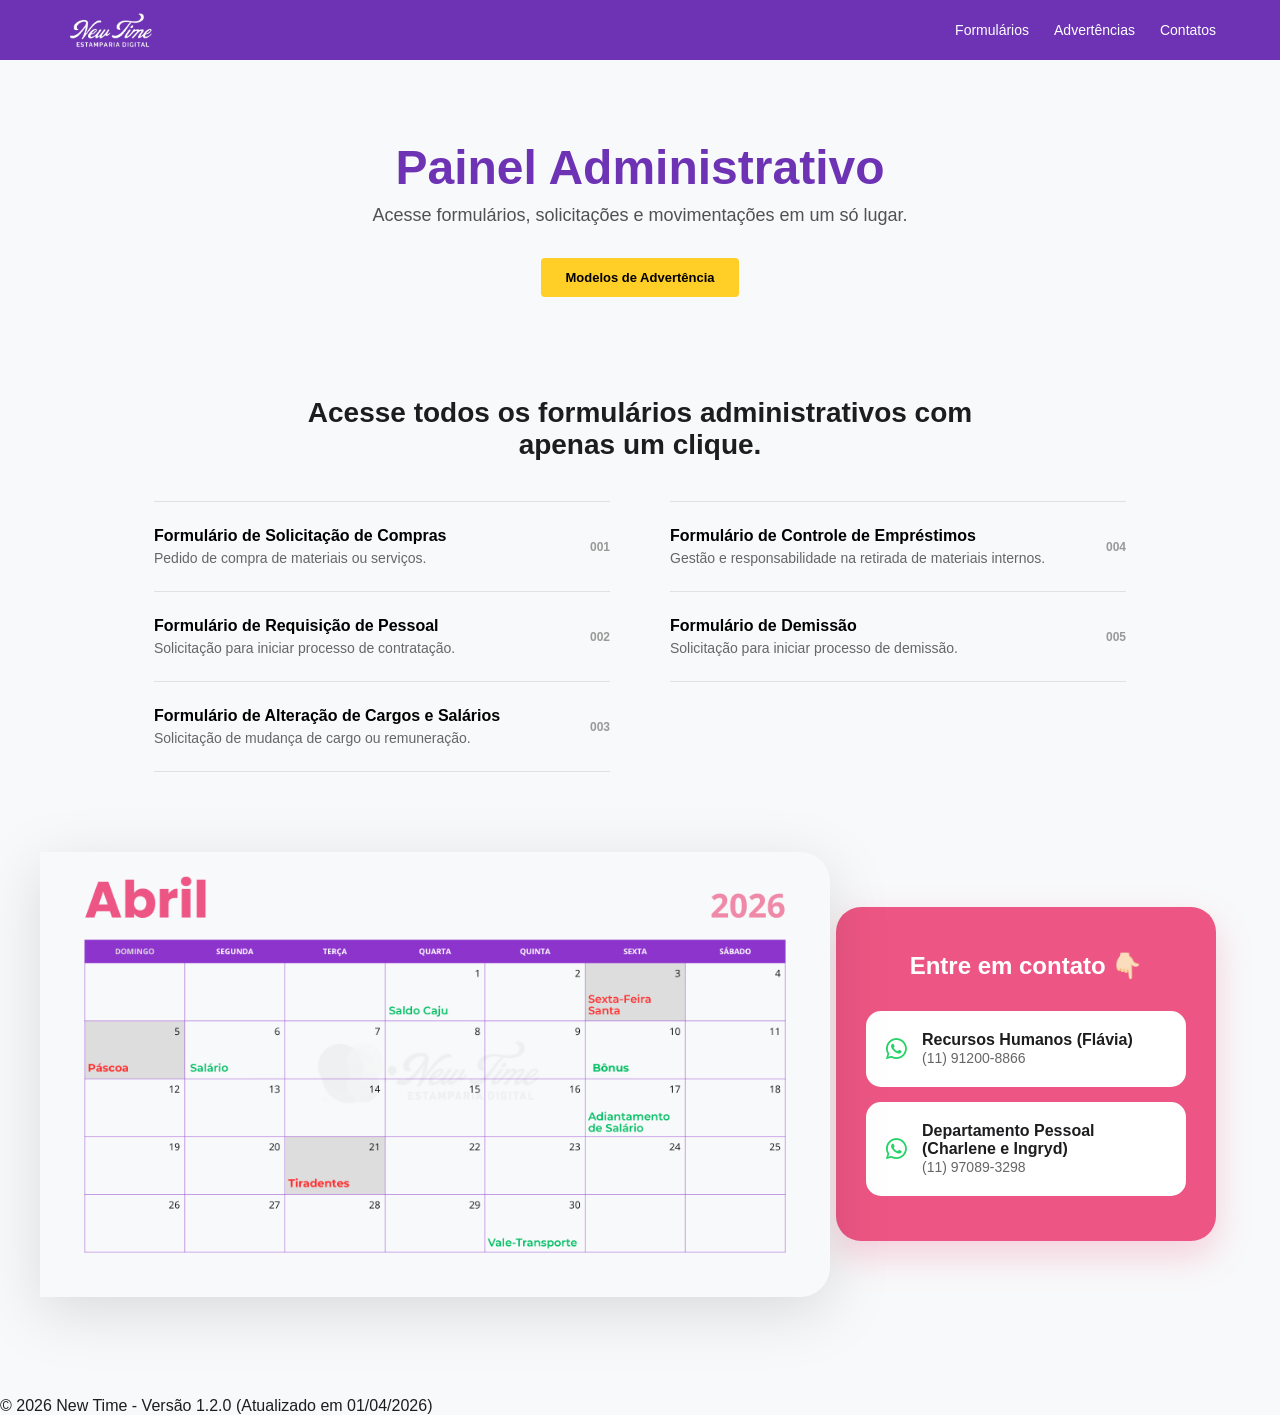
<file: index.html>
<!DOCTYPE html>
<html lang="pt-br">
<head>
    <meta charset="UTF-8">
    <meta name="viewport" content="width=device-width, initial-scale=1.0">
    <title>Painel Administrativo - New Time</title>
    <link rel="icon" href="Logo Bolinhas.png" type="image/png">
    <link rel="stylesheet" href="https://cdnjs.cloudflare.com/ajax/libs/font-awesome/6.0.0/css/all.min.css">
    <link rel="stylesheet" href="style.css">
</head>
<body>

    <header class="navbar">
        <img src="Logo Branca.png" alt="Logo New Time" class="nav-logo">
        <nav>
            <a href="#formularios">Formulários</a>
            <a href="advertencias.html">Advertências</a>
            <a href="#contatos">Contatos</a>
        </nav>
    </header>

    <main>
        <section class="hero">
            <h1 class="main-title">Painel Administrativo</h1>
            <p class="subtitle">Acesse formulários, solicitações e movimentações em um só lugar.</p>
            <div class="cta-buttons">
                <a href="advertencias.html" class="btn" style="background-color: var(--amarelo); color: black;">Modelos de Advertência</a>
            </div>
        </section>

        <section id="formularios" class="forms-section">
            <h2 class="forms-callout">Acesse todos os formulários administrativos com apenas um clique.</h2>
            <div class="forms-grid">
                <div class="forms-column">
                    <article class="form-row">
                        <div class="form-info">
                            <a href="#" id="link-compras" class="form-title">Formulário de Solicitação de Compras</a>
                            <p class="form-description">Pedido de compra de materiais ou serviços.</p>
                        </div>
                        <span class="form-id">001</span>
                    </article>
                    <article class="form-row">
                        <div class="form-info">
                            <a href="#" id="link-pessoal" class="form-title">Formulário de Requisição de Pessoal</a>
                            <p class="form-description">Solicitação para iniciar processo de contratação.</p>
                        </div>
                        <span class="form-id">002</span>
                    </article>
                    <article class="form-row">
                        <div class="form-info">
                            <a href="#" id="link-cargos" class="form-title">Formulário de Alteração de Cargos e Salários</a>
                            <p class="form-description">Solicitação de mudança de cargo ou remuneração.</p>
                        </div>
                        <span class="form-id">003</span>
                    </article>
                </div>
                <div class="forms-column">
                    <article class="form-row">
                        <div class="form-info">
                            <a href="#" id="link-emprestimo" class="form-title">Formulário de Controle de Empréstimos</a>
                            <p class="form-description">Gestão e responsabilidade na retirada de materiais internos.</p>
                        </div>
                        <span class="form-id">004</span>
                    </article>
                    <article class="form-row">
                        <div class="form-info">
                            <a href="#" id="link-demissao" class="form-title">Formulário de Demissão</a>
                            <p class="form-description">Solicitação para iniciar processo de demissão.</p>
                        </div>
                        <span class="form-id">005</span>
                    </article>
                </div>
            </div>
        </section>

        <section id="contatos" class="dashboard-container">
            <div class="calendar-box">
                <img src="04 - Calendário Abril 2026.png" alt="Calendário Abril 2026" class="calendar-img">
            </div>

            <div class="contacts-floating-box">
                <h2 class="floating-title">Entre em contato 👇🏻</h2>
                <div class="contact-links">
                    <a href="#" id="btn-rh" class="mini-card">
                        <i class="fab fa-whatsapp"></i>
                        <div>
                            <strong>Recursos Humanos (Flávia)</strong>
                            <span>(11) 91200-8866</span>
                        </div>
                    </a>
                    <a href="#" id="btn-dp" class="mini-card">
                        <i class="fab fa-whatsapp"></i>
                        <div>
                            <strong>Departamento Pessoal (Charlene e Ingryd)</strong>
                            <span>(11) 97089-3298</span>
                        </div>
                    </a>
                </div>
            </div>
        </section>
    </main>

    <script src="script.js"></script>

    <footer class="footer-simples">
        <p>© 2026 New Time - Versão 1.2.0 (Atualizado em 01/04/2026)</p>
    </footer>

</body>
</html>
</file>
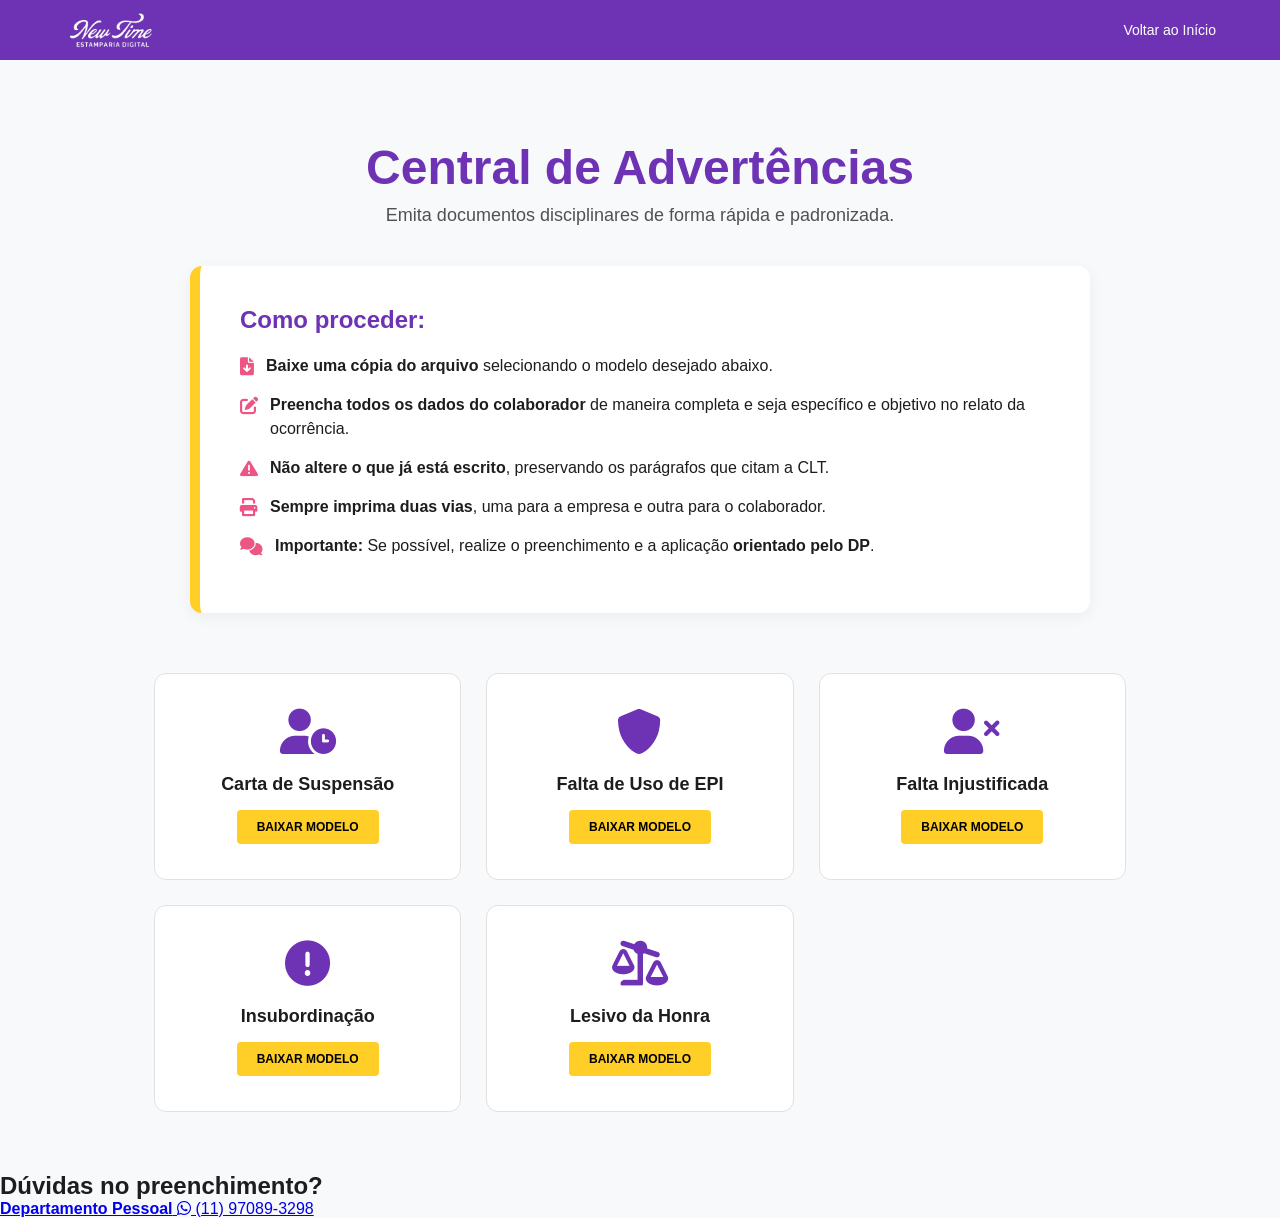
<file: advertencias.html>
<!DOCTYPE html>
<html lang="pt-br">
<head>
    <meta charset="UTF-8">
    <meta name="viewport" content="width=device-width, initial-scale=1.0">
    <title>Advertências - New Time</title>
    
    <link rel="icon" href="Logo Bolinhas.png" type="image/png">
    
    <link rel="stylesheet" href="https://cdnjs.cloudflare.com/ajax/libs/font-awesome/6.0.0/css/all.min.css">
    
    <link rel="stylesheet" href="style.css">

    <style>
        .tutorial-container {
            background: white;
            padding: 40px;
            border-radius: 12px;
            margin: 40px auto;
            max-width: 900px;
            border-left: 10px solid var(--amarelo);
            box-shadow: 0 4px 15px rgba(0,0,0,0.05);
            text-align: left;
        }

        .tutorial-container h2 {
            color: var(--roxo);
            font-size: 24px;
            margin-bottom: 20px;
        }

        .tutorial-list {
            list-style: none;
        }

        .tutorial-list li {
            margin-bottom: 15px;
            font-size: 16px;
            display: flex;
            align-items: flex-start;
            gap: 12px;
            line-height: 1.5;
        }

        .tutorial-list li i {
            color: var(--rosa-escuro);
            font-size: 18px;
            margin-top: 3px;
        }

        .adv-grid {
            display: grid;
            grid-template-columns: repeat(auto-fit, minmax(280px, 1fr));
            gap: 25px;
            max-width: 1100px;
            margin: 60px auto;
            padding: 0 5%;
        }

        .adv-card {
            background: white;
            padding: 35px 25px;
            border-radius: 12px;
            text-align: center;
            border: 1px solid #e1e1e1;
            text-decoration: none;
            color: inherit;
            transition: all 0.3s ease;
            display: flex;
            flex-direction: column;
            align-items: center;
            justify-content: center;
        }

        .adv-card:hover {
            transform: translateY(-8px);
            border-color: var(--roxo);
            box-shadow: 0 12px 25px rgba(110, 51, 180, 0.1);
        }

        .adv-card i {
            font-size: 45px;
            color: var(--roxo);
            margin-bottom: 20px;
        }

        .adv-card h3 {
            font-size: 18px;
            font-weight: 700;
            color: #1d1d1f;
            margin-bottom: 15px;
        }

        .btn-download-card {
            background-color: var(--amarelo);
            color: black;
            padding: 10px 20px;
            border-radius: 4px;
            font-weight: 700;
            font-size: 12px;
            text-transform: uppercase;
        }
    </style>
</head>
<body>

    <header class="navbar">
        <img src="Logo Branca.png" alt="Logo New Time" class="nav-logo">
        <nav>
            <a href="index.html">Voltar ao Início</a>
        </nav>
    </header>

    <main>
        <section class="hero" style="padding-bottom: 0;">
            <h1 class="main-title">Central de Advertências</h1>
            <p class="subtitle">Emita documentos disciplinares de forma rápida e padronizada.</p>
        </section>

        <section class="tutorial-container">
            <h2>Como proceder:</h2>
            <ul class="tutorial-list">
                <li><i class="fas fa-file-download"></i> <span><strong>Baixe uma cópia do arquivo</strong> selecionando o modelo desejado abaixo.</span></li>
                <li><i class="fas fa-edit"></i> <span><strong>Preencha todos os dados do colaborador</strong> de maneira completa e seja específico e objetivo no relato da ocorrência.</span></li>
                <li><i class="fas fa-exclamation-triangle"></i> <span><strong>Não altere o que já está escrito</strong>, preservando os parágrafos que citam a CLT.</span></li>
                <li><i class="fas fa-print"></i> <span><strong>Sempre imprima duas vias</strong>, uma para a empresa e outra para o colaborador.</span></li>
                <li><i class="fas fa-comments"></i> <span><strong>Importante:</strong> Se possível, realize o preenchimento e a aplicação <strong>orientado pelo DP</strong>.</span></li>
            </ul>
        </section>

        <div class="adv-grid">
            <a href="https://docs.google.com/document/d/1yO8oIZFzJ_r-t7QFLXJqYShgyk2vHZiNjk1CsYYl1gE/copy?tab=t.0" target="_blank" class="adv-card">
                <i class="fas fa-user-clock"></i>
                <h3>Carta de Suspensão</h3>
                <span class="btn-download-card">Baixar Modelo</span>
            </a>

            <a href="https://docs.google.com/document/d/1KM8NvU9YRf9vsHNvmPl4RRDUTIgPNC5uQ3BaKpg0D4I/copy?tab=t.0" target="_blank" class="adv-card">
                <i class="fas fa-shield-alt"></i>
                <h3>Falta de Uso de EPI</h3>
                <span class="btn-download-card">Baixar Modelo</span>
            </a>

            <a href="https://docs.google.com/document/d/18VpEreQjqeKetEmdcU_0KndMOjxPMzkhiGlqvimKRdE/copy?tab=t.0" target="_blank" class="adv-card">
                <i class="fas fa-user-times"></i>
                <h3>Falta Injustificada</h3>
                <span class="btn-download-card">Baixar Modelo</span>
            </a>

            <a href="https://docs.google.com/document/d/1vwnfJ0brR4peEGZYteVdQWDjbvqLI3pkzlBl-75XDdM/copy?tab=t.0" target="_blank" class="adv-card">
                <i class="fas fa-exclamation-circle"></i>
                <h3>Insubordinação</h3>
                <span class="btn-download-card">Baixar Modelo</span>
            </a>

            <a href="https://docs.google.com/document/d/1Y0W90K0mNBocbbi3jUDNIBMKN1DZpyD-CjVSkm-72sU/copy?tab=t.0" target="_blank" class="adv-card">
                <i class="fas fa-balance-scale-right"></i>
                <h3>Lesivo da Honra</h3>
                <span class="btn-download-card">Baixar Modelo</span>
            </a>
        </div>

        <footer class="contact-footer">
            <h2>Dúvidas no preenchimento?</h2>
            <div class="cards-wrapper">
                <a href="https://wa.me/5511970893298" target="_blank" class="contact-card">
                    <strong>Departamento Pessoal</strong>
                    <span class="phone-line"><i class="fab fa-whatsapp"></i> (11) 97089-3298</span>
                </a>
            </div>
        </footer>
    </main>

</body>
</html>
</file>
<file: style.css>
:root {
  --amarelo: #FFCE27;
  --roxo: #6E33B4;
  --rosa-escuro: #ED5684;
  --branco-fundo: #F8F9FA;
}

* {
  margin: 0;
  padding: 0;
  box-sizing: border-box;
  font-family: "SF Pro Display", -apple-system, sans-serif;
}

body {
  background-color: var(--branco-fundo);
  color: #1d1d1f;
  padding-top: 60px;
  overflow-x: hidden;
}

.navbar {
  background-color: var(--roxo);
  padding: 0 5%;
  height: 60px;
  display: flex;
  justify-content: space-between;
  align-items: center;
  position: fixed;
  top: 0;
  left: 0;
  width: 100%;
  z-index: 1000;
}

.nav-logo {
  height: 35px;
  width: auto;
}

.navbar nav {
  display: flex;
  gap: 25px;
}

.navbar a {
  color: white;
  text-decoration: none;
  font-size: 14px;
  font-weight: 500;
}

.hero {
  text-align: center;
  padding: 80px 5% 60px;
}

.main-title {
  color: var(--roxo);
  font-size: 48px;
  font-weight: 800;
  margin-bottom: 10px;
}

.subtitle {
  font-size: 18px;
  color: #515154;
  margin-bottom: 32px;
}

.cta-buttons {
  display: flex;
  justify-content: center;
  gap: 12px;
}

.btn {
  padding: 12px 24px;
  border-radius: 4px;
  text-decoration: none;
  font-weight: 700;
  font-size: 13px;
  background-color: var(--amarelo);
  color: black;
  transition: all 0.2s ease;
}

.btn:hover {
  transform: translateY(-2px);
  filter: brightness(1.05);
}

.forms-section {
  padding: 40px 0;
}

.forms-callout {
  text-align: center;
  font-size: 28px;
  font-weight: 700;
  max-width: 700px;
  margin: 0 auto 40px;
}

.forms-grid {
  display: flex;
  justify-content: center;
  gap: 60px;
  max-width: 1100px;
  margin: 0 auto;
  padding: 0 5%;
}

.forms-column {
  flex: 1;
  max-width: 480px;
}

.form-row {
  display: flex;
  justify-content: space-between;
  align-items: center;
  padding: 25px 0;
  border-top: 1px solid #e1e1e1;
}

.forms-column .form-row:last-child {
  border-bottom: 1px solid #e1e1e1;
}

.form-title {
  color: black;
  font-weight: 700;
  text-decoration: none;
  font-size: 16px;
  display: block;
  margin-bottom: 5px;
}

.form-title:hover {
  text-decoration: underline;
  color: var(--roxo);
}

.form-description {
  font-size: 14px;
  color: #666;
}

.form-id {
  font-size: 12px;
  color: #999;
  font-weight: 600;
}

.dashboard-container {
  display: flex;
  width: 100vw;
  max-width: 100%;
  margin: 40px 0 100px 0;
  padding-right: 5%;
  justify-content: space-between;
  align-items: center;
}

.calendar-box {
  flex: 0 1 65%;
  background: transparent;
}

.calendar-img {
  width: 100%;
  margin-left: 5%;
  border-radius: 0 30px 30px 0;
  display: block;
  filter: drop-shadow(0px 15px 30px rgba(0,0,0,0.12)); 
}

.contacts-floating-box {
  flex: 0 0 380px; 
  background-color: var(--rosa-escuro);
  padding: 45px 30px;
  border-radius: 25px;
  box-shadow: 0 15px 35px rgba(237, 86, 132, 0.25);
  display: flex;
  flex-direction: column;
  gap: 20px;
  transition: transform 0.3s ease, box-shadow 0.3s ease;
}

.contacts-floating-box:hover {
  transform: translateY(-10px);
  box-shadow: 0 25px 50px rgba(237, 86, 132, 0.4);
}

.floating-title {
  font-size: 24px;
  color: white;
  font-weight: 800;
  line-height: 1.2;
  text-align: center;
  margin-bottom: 10px;
}

.contact-links {
  display: flex;
  flex-direction: column;
  gap: 15px;
}

.mini-card {
  background: white;
  padding: 20px;
  border-radius: 15px;
  text-decoration: none;
  color: inherit;
  display: flex;
  align-items: center;
  gap: 15px;
  transition: transform 0.2s ease;
}

.mini-card i {
  font-size: 24px;
  color: #25d366;
}

.mini-card strong {
  display: block;
  font-size: 16px;
  color: #1d1d1f;
}

.mini-card span {
  font-size: 14px;
  color: #666;
}

.mini-card:hover {
  transform: scale(1.03);
}

.footer {
  width: 100%;
  padding: 30px 0;
  text-align: center;
  border-top: 1px solid #e1e1e1;
  margin-top: 50px;
  padding-left: 200px;
}

.footer p {
  font-size: 8px;
  color: #86868b;
  font-weight: 400;
}

@media (max-width: 1100px) {
  .dashboard-container {
    flex-direction: column;
    padding: 0 5%;
    margin: 40px auto;
    gap: 50px;
  }
  
  .calendar-box, .contacts-floating-box {
    width: 100%;
    max-width: 800px;
    flex: none;
  }
  
  .calendar-img {
    width: 100%;
    margin-left: 0;
    border-radius: 20px;
  }
  
  .contacts-floating-box:hover {
    transform: none;
  }

  .footer {
    padding-left: 0;
  }
}
</file>
